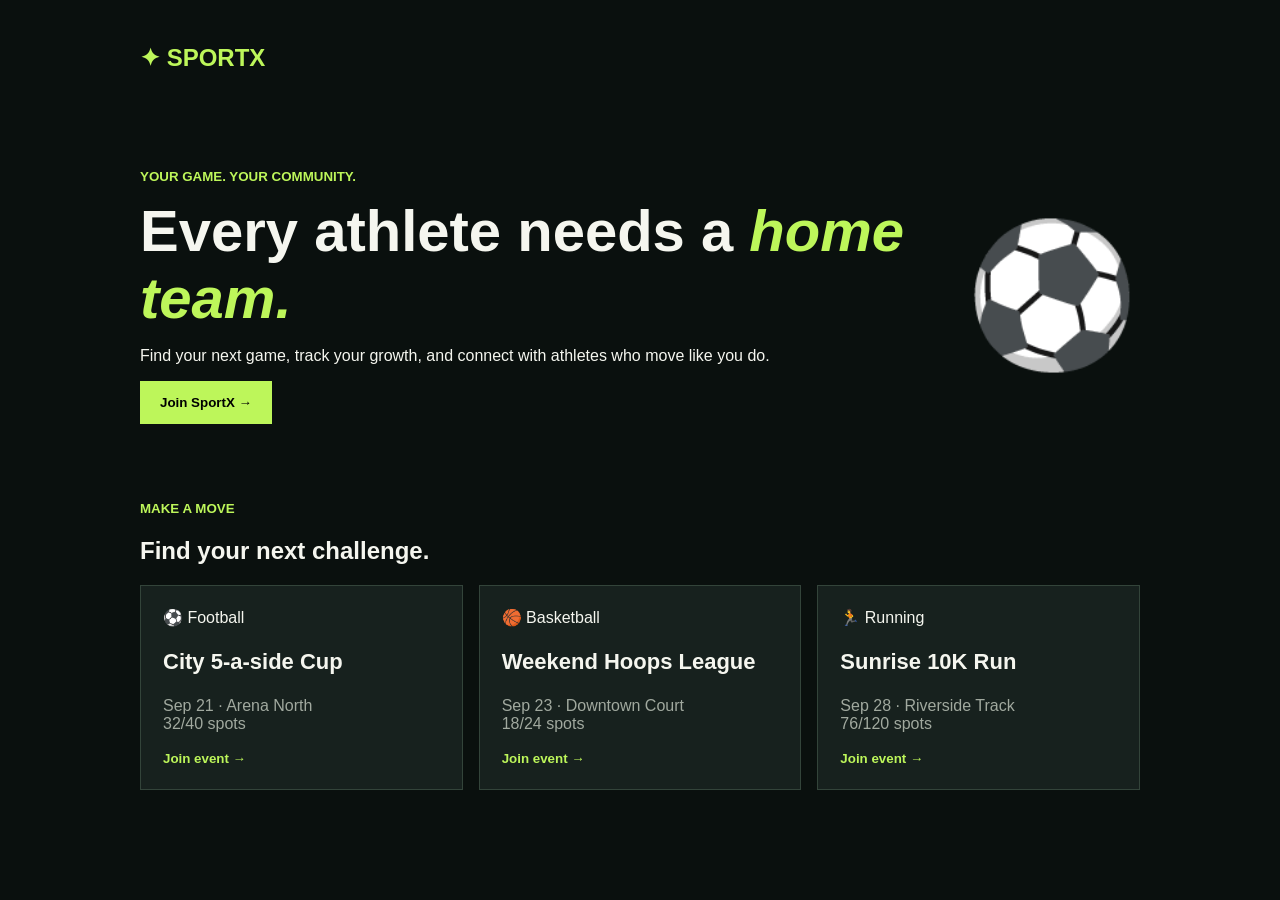
<file: index.html>
<!doctype html><html><head><meta charset="utf-8"><meta name="viewport" content="width=device-width,initial-scale=1"><title>SportX</title><style>body{margin:0;background:#0a100e;color:#f5f6ef;font:16px Arial;padding:24px}main{max-width:1000px;margin:auto}.brand{color:#bdf65a;font-weight:bold}.hero{padding:75px 0;display:flex;justify-content:space-between;align-items:center}.hero h1{font-size:58px;margin:12px 0}.hero em{color:#bdf65a}.ball{font-size:140px}.btn{background:#bdf65a;border:0;padding:14px 20px;font-weight:bold;cursor:pointer}.grid{display:grid;grid-template-columns:repeat(3,1fr);gap:16px}.card{background:#17211e;padding:22px;border:1px solid #33443a}.card h3{font-size:22px}.meta{color:#a1a99f}.join{color:#bdf65a;background:0;border:0;padding:0;font-weight:bold;cursor:pointer}@media(max-width:650px){.hero{display:block}.hero h1{font-size:42px}.grid{grid-template-columns:1fr}}</style></head><body><main><header><h2 class="brand">✦ SPORTX</h2></header><section class="hero"><div><small class="brand">YOUR GAME. YOUR COMMUNITY.</small><h1>Every athlete needs a <em>home team.</em></h1><p>Find your next game, track your growth, and connect with athletes who move like you do.</p><button class="btn" onclick="welcome()">Join SportX →</button></div><div class="ball">⚽</div></section><section><small class="brand">MAKE A MOVE</small><h2>Find your next challenge.</h2><div class="grid" id="events"></div></section></main><script>let events=JSON.parse(localStorage.sportx||'null')||[['⚽ Football','City 5-a-side Cup','Sep 21 · Arena North',32,40],['🏀 Basketball','Weekend Hoops League','Sep 23 · Downtown Court',18,24],['🏃 Running','Sunrise 10K Run','Sep 28 · Riverside Track',76,120]];function render(){eventsEl=document.querySelector('#events');eventsEl.innerHTML=events.map((e,i)=>'<article class="card"><div>'+e[0]+'</div><h3>'+e[1]+'</h3><p class="meta">'+e[2]+'<br>'+e[3]+'/'+e[4]+' spots</p><button class="join" onclick="join('+i+')">Join event →</button></article>').join('')}function welcome(){let n=prompt('Your name?');if(n)localStorage.name=n}function join(i){if(!localStorage.name)return welcome();if(events[i][3]>=events[i][4])return alert('This event is full');events[i][3]++;localStorage.sportx=JSON.stringify(events);render();alert('You are on the roster, '+localStorage.name+'!')}render()</script></body></html>
</file>
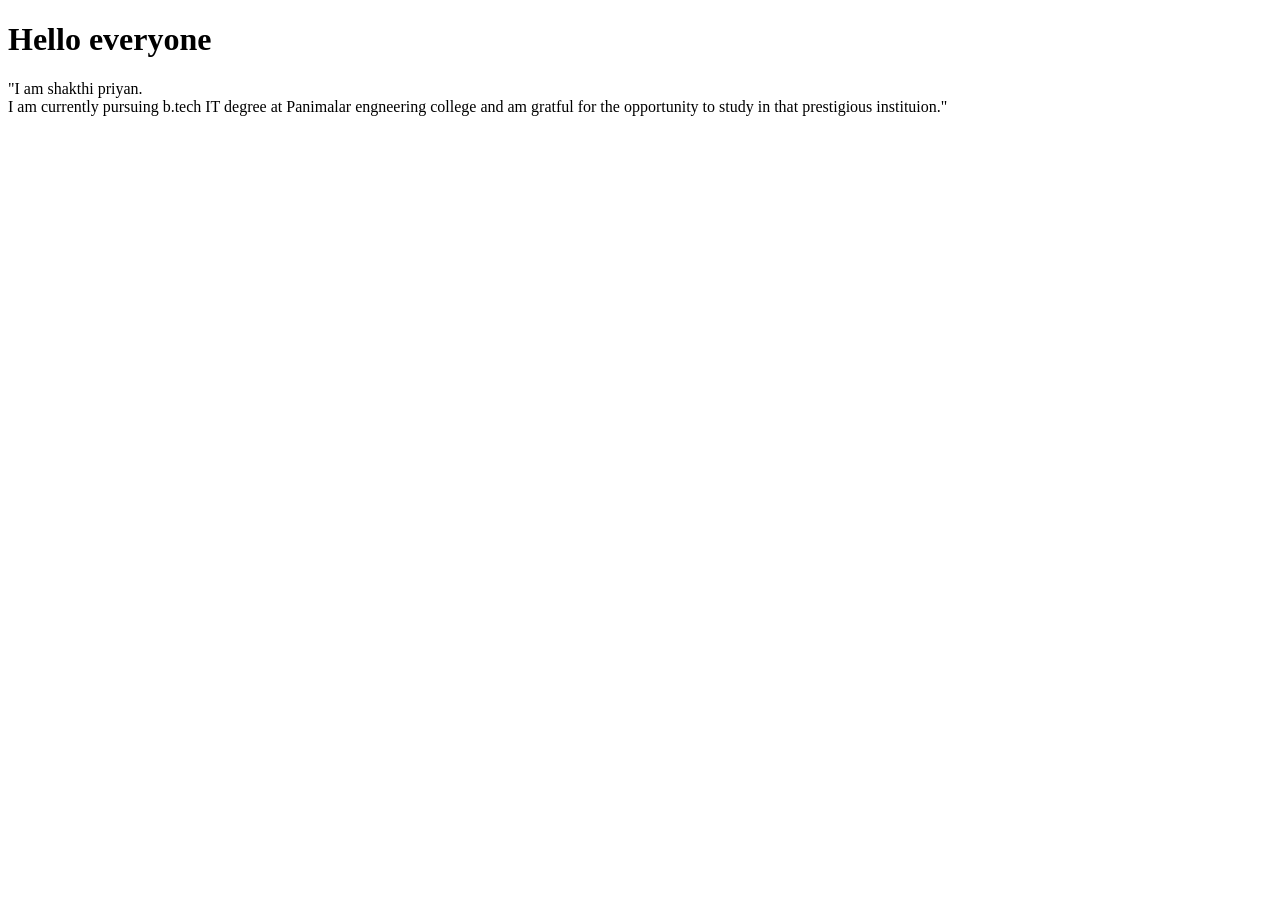
<file: HTML basic.html>
<!DOCTYPE html>
<html>
<h1>Hello everyone</h1>

<p>"I am shakthi priyan. <br> I am currently pursuing b.tech IT degree at Panimalar engneering college and am gratful for the opportunity to study in that prestigious instituion."</p>

</html>
</file>
